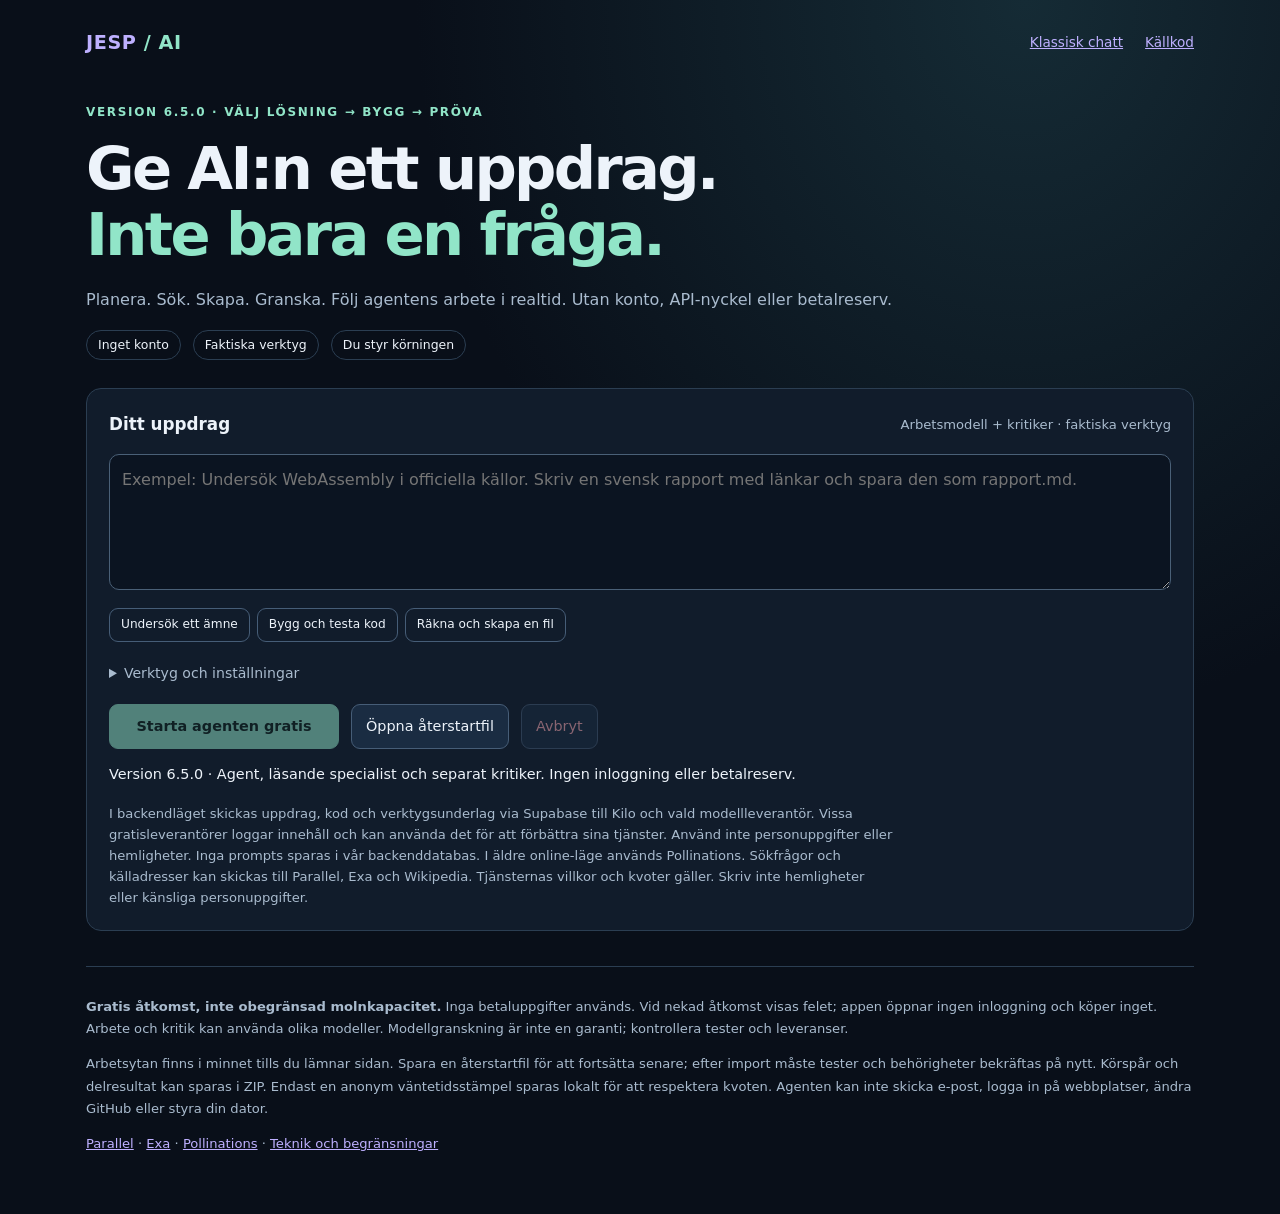
<file: index.html>
<!doctype html>
<html lang="sv">
<head>
<meta charset="utf-8"><meta name="viewport" content="width=device-width,initial-scale=1"><meta name="color-scheme" content="dark"><meta name="referrer" content="no-referrer">
<meta http-equiv="Content-Security-Policy" content="frame-src 'self' blob: data:; object-src 'none'; base-uri 'self'">
<meta name="description" content="JESP AI: gratis agentläge utan konto. Sök, läs, räkna, skapa filer och granska med synliga verktygsresultat.">
<title>JESP AI · Gratis agenter</title>
<link rel="stylesheet" href="./agents/style.css?v=6.3.0">
</head>
<body>
<main>
<header><div class="top"><a class="brand" href="./">JESP<span> / AI</span></a><nav><a href="./chat.html">Klassisk chatt</a><a href="https://github.com/capstere/JESP_Game" target="_blank" rel="noopener noreferrer">Källkod</a></nav></div>
<p class="eyebrow">Version 6.5.0 · Välj lösning → bygg → pröva</p>
<h1>Ge AI:n ett uppdrag.<br><span>Inte bara en fråga.</span></h1>
<p class="lead">Planera. Sök. Skapa. Granska. Följ agentens arbete i realtid. Utan konto, API-nyckel eller betalreserv.</p>
<div class="badges"><span>Inget konto</span><span>Faktiska verktyg</span><span>Du styr körningen</span></div>
</header>
<noscript><p class="card error">JavaScript krävs. Aktivera det för att använda agenten.</p></noscript>
<section class="card composer" aria-labelledby="taskTitle">
<div class="top"><h2 id="taskTitle">Ditt uppdrag</h2><span class="small">Arbetsmodell + kritiker · faktiska verktyg</span></div>
<label class="sr-only" for="prompt">Beskriv vad agenten ska göra</label>
<textarea id="prompt" maxlength="12000" placeholder="Exempel: Undersök WebAssembly i officiella källor. Skriv en svensk rapport med länkar och spara den som rapport.md."></textarea>
<div class="examples"><button type="button" data-example="research">Undersök ett ämne</button><button type="button" data-example="code">Bygg och testa kod</button><button type="button" data-example="calculate">Räkna och skapa en fil</button></div>
<details id="settings"><summary>Verktyg och inställningar</summary>
<div class="settings-grid">
<div><label for="provider">AI-motor</label><select id="provider"><option value="backend" selected>Backend · större gratis AI-modeller</option><option value="pollinations">Pollinations · anonym online-AI</option><option value="local">Lokal Qwen3 1.7B · WebGPU krävs</option><option id="kiloOption" value="kilo" disabled>Kilo · åtkomst måste kontrolleras</option></select></div>
<div><label for="steps">Högst antal agentbeslut</label><select id="steps"><option value="6">6 · kort uppdrag</option><option value="12">12 · arbete + granskning + rättning</option><option value="18" selected>18 · större uppdrag</option><option value="24">24 · omfattande uppdrag</option></select></div>
<div><label for="taskMode">Vad ska levereras?</label><select id="taskMode"><option value="auto" selected>Auto · tolka uppdraget</option><option value="build">Bygg · verklig implementation, inte en plan</option><option value="plan">Plan · beslut, motivering och genomförande</option><option value="research">Research · underbyggd rapport</option><option value="analyse">Analys · pröva premiss och slutsats</option></select></div>
<div><label for="reasoning">Begärd resonemangsnivå (online)</label><select id="reasoning"><option value="auto" selected>Auto · anpassa delbeslut till svarstaket</option><option value="low">Snabb · low</option><option value="medium">Fördjupad · medium</option><option value="high">Djup · high</option></select><p class="small">Auto fördelar budgeten: uppdragsanalys 3 072 token, verktygsarbete 6 144 och granskning/felsökning 8 192. Manuellt medium/high kan begära 12 288. Tillåten budget och hastighet bestäms av leverantören. Auto använder medium för analys/granskning och low för konkreta verktygssteg, samt anpassar efter avklippning och tidsgränser. Det tidigare observerade taket på 1 500 token gällde Pollinations, inte denna backend. Högre nivå är ingen kvalitetsgaranti.</p></div>
</div>
<div id="backendSettings"><div class="settings-grid"><div><label for="workerModel">Arbetsmodell</label><select id="workerModel"></select></div><div><label for="criticModel">Separat granskningsmodell</label><select id="criticModel"></select></div></div><p id="backendInfo" class="small">Kontrollerar gratisåtkomst…</p><button id="refreshBackend" type="button">Uppdatera gratis modeller</button></div>
<div id="kiloSettings" hidden><label for="model">Verifierat gratis modell-ID i katalogen</label><select id="model"></select></div>
<div class="checks"><label><input id="expertAssist" type="checkbox" checked> Specialiststöd vid återkommande fel (backend): högst två extra konsultationer per körning. Samma gratismodeller och kvoter; förslag måste fortfarande testas.</label><label><input id="liveStream" type="checkbox"> Visa AI-svaret som en live-ström (SSE, beta) medan agenten arbetar. Vid serverfel stoppas ofullständiga anrop; den vanliga motorn finns kvar.</label><label><input id="advanced" type="checkbox" checked> Fördjupad problemlösning: jämför alternativ, välj lösning och kontrollera varje krav</label><label><input id="web" type="checkbox" checked> Tillåt webbsökning och läsning av publika källor</label><label><input id="review" type="checkbox" checked> Separat kritiker och rättningsrundor inom beslutsbudgeten</label><label><input id="code" type="checkbox"> Tillåt kodtester: isolerad JS (4 s) och browserram (10 s). Ingen extern nätverkstrafik. Låst sidkod kan kräva att fliken stängs.</label></div>
<div id="localNote" hidden class="notice"><label><input id="downloadConsent" type="checkbox"> Jag godkänner nedladdning av en lokal modell, ungefär 1–2 GB.</label><p>WebGPU och flera GB ledigt minne behövs. Lokal agentförmåga är mer begränsad. Stäng av webbverktyg för att hålla även sökfrågor på enheten. Den mindre CPU-modellen finns kvar i klassisk chatt.</p></div>
<div class="toolbar"><button id="test" type="button">Testa AI-anslutningen</button><button id="checkKilo" type="button">Kontrollera Kilo gratis</button></div>
<p id="providerNote" class="small">Backend använder Kilos dokumenterade anonyma gratisåtkomst via din Supabase-server, utan nyckel i webbläsaren. Arbete och kritik kan använda olika modeller. Pollinations finns kvar som ett manuellt valt äldre alternativ.</p>
</details>
<div class="actions"><button id="run" class="primary" type="button" disabled>Startar appen…</button><button id="continue" type="button" hidden disabled>Fortsätt med delresultaten</button><button id="restoreCheckpoint" type="button">Öppna återstartfil</button><input id="checkpointFile" type="file" accept=".json,application/json" hidden><button id="cancel" type="button" disabled>Avbryt</button></div>
<p id="status" role="status" aria-live="polite">Laddar agentmotorn…</p>
<p class="privacy">I backendläget skickas uppdrag, kod och verktygsunderlag via Supabase till Kilo och vald modellleverantör. Vissa gratisleverantörer loggar innehåll och kan använda det för att förbättra sina tjänster. Använd inte personuppgifter eller hemligheter. Inga prompts sparas i vår backenddatabas. I äldre online-läge används Pollinations. Sökfrågor och källadresser kan skickas till Parallel, Exa och Wikipedia. Tjänsternas villkor och kvoter gäller. Skriv inte hemligheter eller känsliga personuppgifter.</p>
</section>
<section id="workspace" hidden aria-label="Agentens arbetsyta">
<div class="stages"><div data-stage="plan"><b>01</b> Planerar</div><div data-stage="tools"><b>02</b> Använder verktyg</div><div data-stage="build"><b>03</b> Skapar</div><div data-stage="review"><b>04</b> Granskar</div></div>
<div class="work-grid">
<div>
<section id="liveAgent" class="card" aria-labelledby="liveAgentTitle">
<div class="top"><h2 id="liveAgentTitle">Agentström · live</h2><span id="liveRole" class="small">Väntar på uppdrag</span></div>
<p class="small" id="livePhase" role="status" aria-live="polite">Agentens verkliga arbetssteg visas här när uppdraget körs.</p>
<pre id="livePreview" aria-live="off" aria-label="Pågående, ännu inte granskad AI-text"></pre>
<ol id="liveTimeline" class="live-timeline" aria-label="Agentens faktiska steg"></ol>
<p class="small">Texten ovan är ett ofullständigt, ogranskat utkast. Inga verktygsanrop körs från delvis mottagna svar. Vid avbrott markeras uppdraget ofullständigt.</p>
</section>
<section id="result" class="card"><div class="top"><h2>Resultat</h2><span id="answerMeta" class="small">Arbetar…</span></div><p id="answerNote" class="small">Inget färdigt svar ännu.</p><pre id="answer" tabindex="0"></pre><div class="toolbar"><button id="copy" disabled>Kopiera svar</button><button id="saveCheckpoint" disabled>Spara återstartfil</button><button id="save" disabled>Spara uppdrag som ZIP</button></div><p id="issues" class="warning"></p></section>
<section class="card"><h2>Filer i arbetsytan <span id="fileCount" class="count">0</span></h2><p class="small">Filer skapas bara i denna flik. De körs inte när du visar dem. Granska koden innan du öppnar nedladdade HTML- eller kodfiler.</p><div id="files"></div></section>
<section class="card"><h2>Aktivitetslogg</h2><p class="small">Verkliga anrop och verktygsresultat, inte simulerade arbetssteg.</p><div id="log"></div></section>
</div>
<aside><section class="card"><h2>Mål och acceptanskriterier</h2><div id="contract"><p class="small">Skapas av uppdragsanalysen. Kriterierna bedöms mot filer och verktygsbevis, inte bara ett "klart".</p></div></section><section class="card"><h2>Arbetsplan</h2><ol id="plan"><li>Agenten planerar efter ditt uppdrag.</li></ol></section><section class="card"><h2>Källor <span id="sourceCount" class="count">0</span></h2><div id="sources"></div><p class="small">Sökträff och hämtad text visas separat. Navigeringslänkar räknas inte som källor. Läsbart innehåll är inte en garanti för sanning.</p></section></aside>
</div>
</section>
<footer><p><strong>Gratis åtkomst, inte obegränsad molnkapacitet.</strong> Inga betaluppgifter används. Vid nekad åtkomst visas felet; appen öppnar ingen inloggning och köper inget. Arbete och kritik kan använda olika modeller. Modellgranskning är inte en garanti; kontrollera tester och leveranser.</p><p>Arbetsytan finns i minnet tills du lämnar sidan. Spara en återstartfil för att fortsätta senare; efter import måste tester och behörigheter bekräftas på nytt. Körspår och delresultat kan sparas i ZIP. Endast en anonym väntetidsstämpel sparas lokalt för att respektera kvoten. Agenten kan inte skicka e-post, logga in på webbplatser, ändra GitHub eller styra din dator.</p><p><a href="https://parallel.ai/privacy-policy" target="_blank" rel="noopener noreferrer">Parallel</a> · <a href="https://exa.ai/privacy" target="_blank" rel="noopener noreferrer">Exa</a> · <a href="https://pollinations.ai" target="_blank" rel="noopener noreferrer">Pollinations</a> · <a href="./README_AI.md">Teknik och begränsningar</a></p></footer>
</main>
<script type="module" src="./agents/app.mjs?v=6.5.0"></script>
<script>setTimeout(()=>{if(!window.JESP_AGENT_BOOTED){document.getElementById('status').textContent='Agentmotorn kunde inte laddas. Ladda om sidan, eller öppna Klassisk chatt.';}},15000);</script>
</body>
</html>
</file>
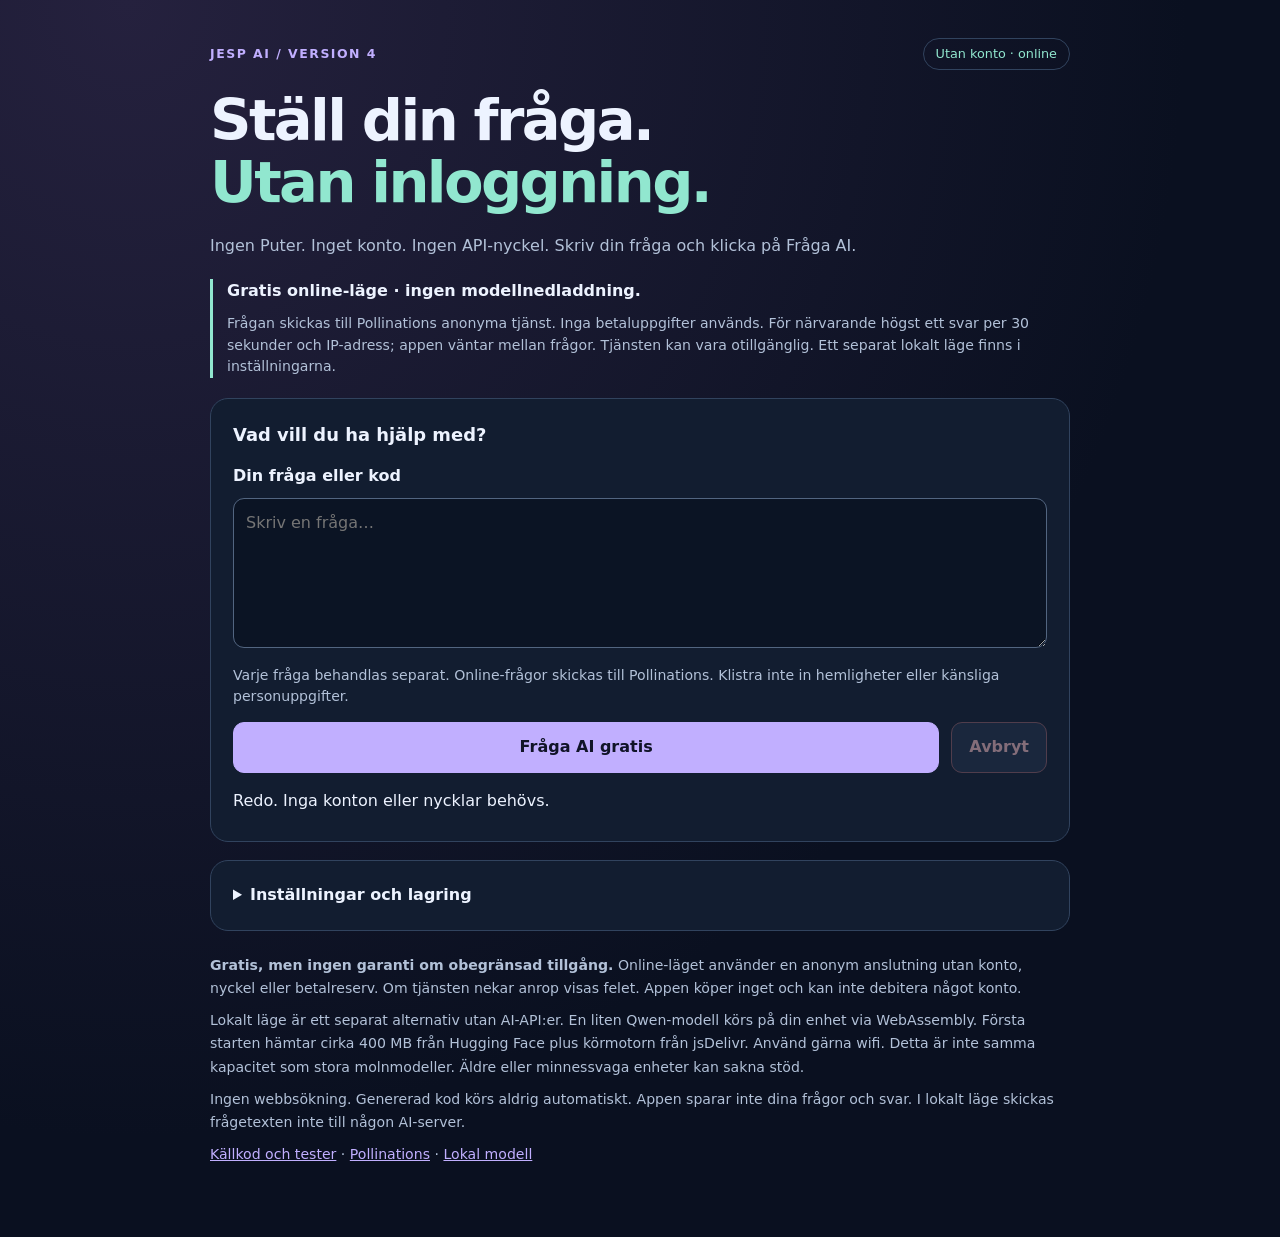
<file: chat.html>
<!doctype html>
<html lang="sv">
<head>
<meta charset="utf-8">
<meta name="viewport" content="width=device-width,initial-scale=1">
<meta name="color-scheme" content="dark">
<meta name="referrer" content="no-referrer">
<meta name="description" content="JESP AI utan konto eller API-nyckel. Anonymt online-läge och valfri lokal AI i webbläsaren.">
<title>JESP AI · Utan konto</title>
<style>
:root{color-scheme:dark;--bg:#0a1020;--panel:#121d30;--line:#31435e;--text:#edf3ff;--muted:#b2c1d8;--mint:#91e7cf;--accent:#c1afff;--error:#ffb3bc}*{box-sizing:border-box}body{margin:0;background:radial-gradient(ellipse at 10% 0,#25213e,transparent 65%),var(--bg);color:var(--text);font:16px/1.55 system-ui,-apple-system,Segoe UI,sans-serif}main{max-width:900px;margin:38px auto 70px;padding:0 20px}h1{font-size:clamp(2rem,7vw,3.6rem);line-height:1.08;letter-spacing:-.045em;margin:20px 0}h1 span{color:var(--mint)}h2{font-size:1.12rem;margin:0 0 15px}.eyebrow{font-size:.78rem;letter-spacing:.12em;text-transform:uppercase;font-weight:700;color:var(--accent)}p{margin:9px 0}.muted,.hint,footer{color:var(--muted)}.hint,footer{font-size:.88rem}.card{background:var(--panel);border:1px solid var(--line);border-radius:18px;padding:22px;margin:18px 0}.notice{border-left:3px solid var(--mint);padding-left:14px;margin:20px 0}.top,.actions{display:flex;gap:12px;align-items:center;flex-wrap:wrap}.top{justify-content:space-between}.pill{border:1px solid var(--line);border-radius:100px;padding:5px 12px;font-size:.8rem;color:var(--mint)}label{display:block;font-weight:650;margin-bottom:9px}textarea,select{width:100%;font:inherit;color:var(--text);background:#0b1424;border:1px solid #526580;border-radius:11px;padding:12px}textarea{min-height:150px;resize:vertical}button{font:inherit;font-weight:700;border:1px solid #536480;border-radius:11px;padding:12px 17px;cursor:pointer;background:#24334d;color:var(--text)}button:disabled{opacity:.48;cursor:not-allowed}button.primary{color:#111428;background:var(--accent);border-color:var(--accent);flex:1}button:hover:not(:disabled){filter:brightness(1.13)}button:focus-visible,textarea:focus-visible,select:focus-visible,a:focus-visible,summary:focus-visible{outline:3px solid var(--mint);outline-offset:3px}.actions{margin-top:14px}#status{min-height:26px;overflow-wrap:anywhere;margin:16px 0 4px}.error{color:var(--error)}.success{color:var(--mint)}progress{width:100%;height:14px;accent-color:var(--mint)}.answer{white-space:pre-wrap;overflow-wrap:anywhere;font:15px/1.7 ui-monospace,SFMono-Regular,Consolas,monospace;margin:15px 0}.toolbar{display:flex;gap:8px;flex-wrap:wrap}.toolbar button{font-size:.85rem;padding:8px 12px}summary{cursor:pointer;font-weight:700}.settings-grid{display:grid;grid-template-columns:1fr 1fr;gap:16px;margin-top:16px}a{color:var(--accent)}[hidden]{display:none!important}footer{line-height:1.65;margin:23px 0}.stop{border-color:#95616b;color:#ffc4ca}#diagnostic{font-size:.8rem;white-space:pre-wrap;overflow-wrap:anywhere;color:var(--muted)}@media(max-width:600px){main{padding:0 13px;margin-top:22px}.card{padding:16px}.settings-grid{grid-template-columns:1fr}.actions button.primary{flex-basis:65%}}
</style>
</head>
<body><main>
<header>
<div class="top"><span class="eyebrow">JESP AI / Version 4</span><span class="pill" id="badge">Inget konto behövs</span></div>
<h1>Ställ din fråga.<br><span>Utan inloggning.</span></h1>
<p class="muted">Ingen Puter. Inget konto. Ingen API-nyckel. Skriv din fråga och klicka på Fråga AI.</p>
<div class="notice"><strong>Gratis online-läge · ingen modellnedladdning.</strong><p class="hint">Frågan skickas till Pollinations anonyma tjänst. Inga betaluppgifter används. För närvarande högst ett svar per 30 sekunder och IP-adress; appen väntar mellan frågor. Tjänsten kan vara otillgänglig. Ett separat lokalt läge finns i inställningarna.</p></div>
</header>
<noscript><p class="card error">JavaScript behöver vara aktiverat.</p></noscript>
<section class="card" aria-labelledby="question-title">
<h2 id="question-title">Vad vill du ha hjälp med?</h2>
<label for="prompt">Din fråga eller kod</label>
<textarea id="prompt" maxlength="12000" placeholder="Skriv en fråga…" spellcheck="false"></textarea>
<p class="hint">Varje fråga behandlas separat. Online-frågor skickas till Pollinations. Klistra inte in hemligheter eller känsliga personuppgifter.</p>
<div class="actions"><button id="run" class="primary" type="button">Fråga AI gratis</button><button id="cancel" class="stop" type="button" disabled>Avbryt</button></div>
<p id="status" role="status" aria-live="polite">Redo. Inga konton eller nycklar behövs.</p>
<progress id="download" max="100" value="0" aria-label="Modellnedladdning" hidden></progress>
<details id="errorDetails" hidden><summary>Teknisk information</summary><pre id="diagnostic"></pre></details>
</section>
<section class="card" id="result" aria-labelledby="answer-title" hidden>
<div class="top"><h2 id="answer-title">AI-svar</h2><span id="answerMeta" class="hint"></span></div>
<pre id="answer" class="answer" aria-label="Modellens svar"></pre>
<div class="toolbar"><button id="copy" type="button" disabled>Kopiera</button><button id="save" type="button" disabled>Spara .txt</button></div>
<p class="hint" id="answerNote"></p>
</section>
<details class="card"><summary>Inställningar och lagring</summary>
<label for="mode" style="margin-top:16px">Var ska AI:n köras?</label>
<select id="mode"><option value="online">Online · Pollinations · ingen nedladdning</option><option value="local">På min enhet · Qwen 0.5B · cirka 400 MB första gången</option></select>
<p id="modeNote" class="hint">Online-tjänstens kvoter gäller. Appen byter aldrig till någon betaltjänst.</p>
<div class="settings-grid"><div><label for="budget">Svarslängd</label><select id="budget"><option value="256">Kort · högst 256 token</option><option value="512" selected>Normal · högst 512 token</option><option value="1024">Längre · högst 1 024 token</option></select></div><div><label for="language">Svarsspråk</label><select id="language"><option value="sv">Svenska</option><option value="en">English</option></select></div></div>
<div class="toolbar" style="margin-top:16px"><button id="test" type="button">Testa med 7 + 5</button><button id="clearCache" type="button">Radera hämtad modell</button></div>
<p class="hint">Testknappen kör valt läge med en riktig testfråga. Lokalt läge laddar ner cirka 400 MB och använder en mindre modell, minne och batteri. Det kräver inte WebGPU, men kan vara långsamt. Inget laddas ner automatiskt vid ett online-fel.</p>
</details>
<footer><p><strong>Gratis, men ingen garanti om obegränsad tillgång.</strong> Online-läget använder en anonym anslutning utan konto, nyckel eller betalreserv. Om tjänsten nekar anrop visas felet. Appen köper inget och kan inte debitera något konto.</p><p>Lokalt läge är ett separat alternativ utan AI-API:er. En liten Qwen-modell körs på din enhet via WebAssembly. Första starten hämtar cirka 400 MB från Hugging Face plus körmotorn från jsDelivr. Använd gärna wifi. Detta är inte samma kapacitet som stora molnmodeller. Äldre eller minnessvaga enheter kan sakna stöd.</p><p>Ingen webbsökning. Genererad kod körs aldrig automatiskt. Appen sparar inte dina frågor och svar. I lokalt läge skickas frågetexten inte till någon AI-server.</p><p><a href="https://github.com/capstere/JESP_Game" target="_blank" rel="noopener noreferrer">Källkod och tester</a> · <a href="https://pollinations.ai/" target="_blank" rel="noopener noreferrer">Pollinations</a> · <a href="https://huggingface.co/bartowski/Qwen2.5-0.5B-Instruct-GGUF" target="_blank" rel="noopener noreferrer">Lokal modell</a></p></footer>
</main>
<script type="module" src="./ai.js?v=4.0"></script>
<script>window.setTimeout(()=>{if(!window.JESP_AI_BOOTED){document.getElementById('status').textContent='Appens JavaScript kunde inte starta. Ladda om sidan i en uppdaterad webbläsare.';document.getElementById('status').className='error';}},15000);</script>
</body></html>
</file>
<file: agents/style.css>
:root{color-scheme:dark;--bg:#090f19;--panel:#111c2b;--line:#2b3e52;--text:#edf3fa;--muted:#a9bbce;--mint:#91e5c8;--accent:#beb0ff;--error:#ffadb7}*{box-sizing:border-box}body{margin:0;background:radial-gradient(ellipse at 80% 0,#152b35,transparent 42%),var(--bg);color:var(--text);font:16px/1.6 system-ui,-apple-system,Segoe UI,sans-serif}main{max-width:1160px;margin:auto;padding:28px 26px 45px}.top,nav,.badges,.actions,.toolbar,.examples{display:flex;gap:12px;align-items:center;flex-wrap:wrap}.top{justify-content:space-between}.brand{text-decoration:none;font-size:1.2rem;font-weight:850;letter-spacing:.03em}.brand span{color:var(--mint)}nav{font-size:.85rem;gap:22px}.eyebrow{text-transform:uppercase;letter-spacing:.14em;font-size:.75rem;color:var(--mint);margin:44px 0 14px;font-weight:700}h1{font-size:clamp(2.1rem,5.5vw,3.7rem);line-height:1.12;letter-spacing:-.045em;margin:0 0 18px}h1 span{color:var(--mint)}h2{font-size:1.05rem;margin:0 0 12px}.top h2{margin:0}.lead{color:var(--muted);margin:0 0 18px}.badges span{border:1px solid var(--line);border-radius:30px;padding:4px 11px;font-size:.78rem}.card{background:var(--panel);border:1px solid var(--line);border-radius:15px;padding:22px;margin:18px 0}.composer{margin-top:28px}textarea,select{width:100%;background:#0b1421;border:1px solid #4a6077;border-radius:10px;color:var(--text);font:inherit;padding:12px}textarea{margin-top:16px;min-height:136px;resize:vertical}button{border:1px solid #465d77;border-radius:9px;background:#1a2c42;color:var(--text);padding:10px 14px;font:inherit;font-size:.9rem;cursor:pointer;min-height:42px}button:hover:not(:disabled){filter:brightness(1.2)}button:disabled{opacity:.5;cursor:not-allowed}button.primary{background:var(--mint);color:#10251e;font-weight:800;border-color:var(--mint);min-width:230px}#cancel{color:var(--error)}.actions{margin-top:20px}.examples{gap:7px;margin-top:10px}.examples button{padding:4px 11px;font-size:.76rem;min-height:34px;background:transparent}.small,.privacy,footer{font-size:.82rem;color:var(--muted)}.privacy{margin:14px 0 0;max-width:94ch}details{margin-top:20px}summary{cursor:pointer;color:var(--muted);font-size:.88rem}label{font-size:.87rem;display:block;margin:10px 0 7px}input[type=checkbox]{accent-color:var(--mint);width:17px;height:17px;margin:0 6px 0 0;vertical-align:middle}.checks{margin:16px 0}.settings-grid,.work-grid{display:grid;gap:18px;grid-template-columns:1fr 1fr}.work-grid{grid-template-columns:minmax(0,1fr) 290px;align-items:start}.stages{display:grid;grid-template-columns:repeat(4,1fr);gap:8px;margin-top:26px}.stages div{padding:10px 12px;background:#111d2a;border:1px solid var(--line);border-radius:10px;font-size:.8rem;color:var(--muted)}.stages b{display:block;font-size:.7rem;color:var(--mint)}.stages .active{border-color:var(--mint);color:var(--text);background:#183329}.toolbar{gap:8px;margin-top:14px}.toolbar button{font-size:.8rem}.notice{border-left:3px solid var(--mint);padding-left:15px;font-size:.85rem}.success{color:var(--mint)}.error{color:var(--error)}.warning{color:#f5d594}.count{font-size:.7rem;color:var(--mint);border:1px solid var(--line);border-radius:20px;padding:2px 7px;margin-left:5px}#status{min-height:26px;margin-bottom:0;font-size:.9rem}pre{white-space:pre-wrap;overflow-wrap:anywhere;font:14px/1.75 ui-monospace,SFMono-Regular,Consolas,monospace;max-height:750px;overflow:auto;margin:16px 0}#log details{border-top:1px solid var(--line);padding:9px 0;margin:0}#log summary{color:var(--text);overflow-wrap:anywhere}.lognote{padding:8px 0;border-top:1px solid var(--line);font-size:.8rem;overflow-wrap:anywhere}.file{padding:12px 0;border-top:1px solid var(--line)}.file strong{font-size:.9rem;overflow-wrap:anywhere}.file pre{max-height:240px}.source{border-top:1px solid var(--line);padding:10px 0;font-size:.82rem;overflow-wrap:anywhere}.source small{display:block;color:var(--muted)}#plan{padding-left:20px;font-size:.85rem;color:var(--muted)}#plan li{margin:8px 0}footer{border-top:1px solid var(--line);margin-top:35px;padding-top:15px;line-height:1.7}a{color:var(--accent)}button:focus-visible,a:focus-visible,textarea:focus-visible,select:focus-visible,summary:focus-visible{outline:3px solid var(--mint);outline-offset:3px}[hidden]{display:none!important}.sr-only{position:absolute;width:1px;height:1px;overflow:hidden;clip:rect(0,0,0,0)}@media(max-width:780px){.work-grid{grid-template-columns:1fr}.stages{grid-template-columns:repeat(2,1fr)}.work-grid aside{display:grid;grid-template-columns:1fr 1fr;gap:12px}.work-grid .card{margin:10px 0}}@media(max-width:520px){main{padding:20px 14px}.card{padding:17px}.eyebrow{margin-top:30px}.settings-grid,.work-grid aside{grid-template-columns:1fr}nav{gap:12px}.actions .primary{flex:1;min-width:180px}.badges{gap:6px}.badges span{font-size:.71rem}#answerMeta{font-size:.73rem}.top{gap:8px}}

/* Live agent event stream: bounded DOM list and non-executable text preview */
#liveAgent{border-color:#35596a}
#livePreview{margin:10px 0;max-height:210px;min-height:40px;overflow:auto;padding:10px;border:1px solid var(--line);border-radius:9px;background:#0a1420;white-space:pre-wrap;font-size:.79rem}
#livePreview:empty::before{content:"Agentens text dyker upp här om SSE är aktiverat.";color:var(--muted);font-family:system-ui;font-size:.82rem}
.live-timeline{padding:0;margin:14px 0 0;list-style:none;max-height:220px;overflow:auto;border-top:1px solid var(--line)}
.live-timeline li{padding:7px 8px 7px 14px;border-bottom:1px solid var(--line);border-left:3px solid transparent;color:var(--muted);font-size:.79rem;overflow-wrap:anywhere}
.live-timeline li.live-work{border-left-color:#91e5c8;color:var(--text)}
.live-timeline li.live-review{border-left-color:#beb0ff;color:var(--text)}
.live-timeline li.live-error{border-left-color:var(--error)}
#liveRole{border:1px solid var(--line);border-radius:18px;padding:2px 10px}
</file>
